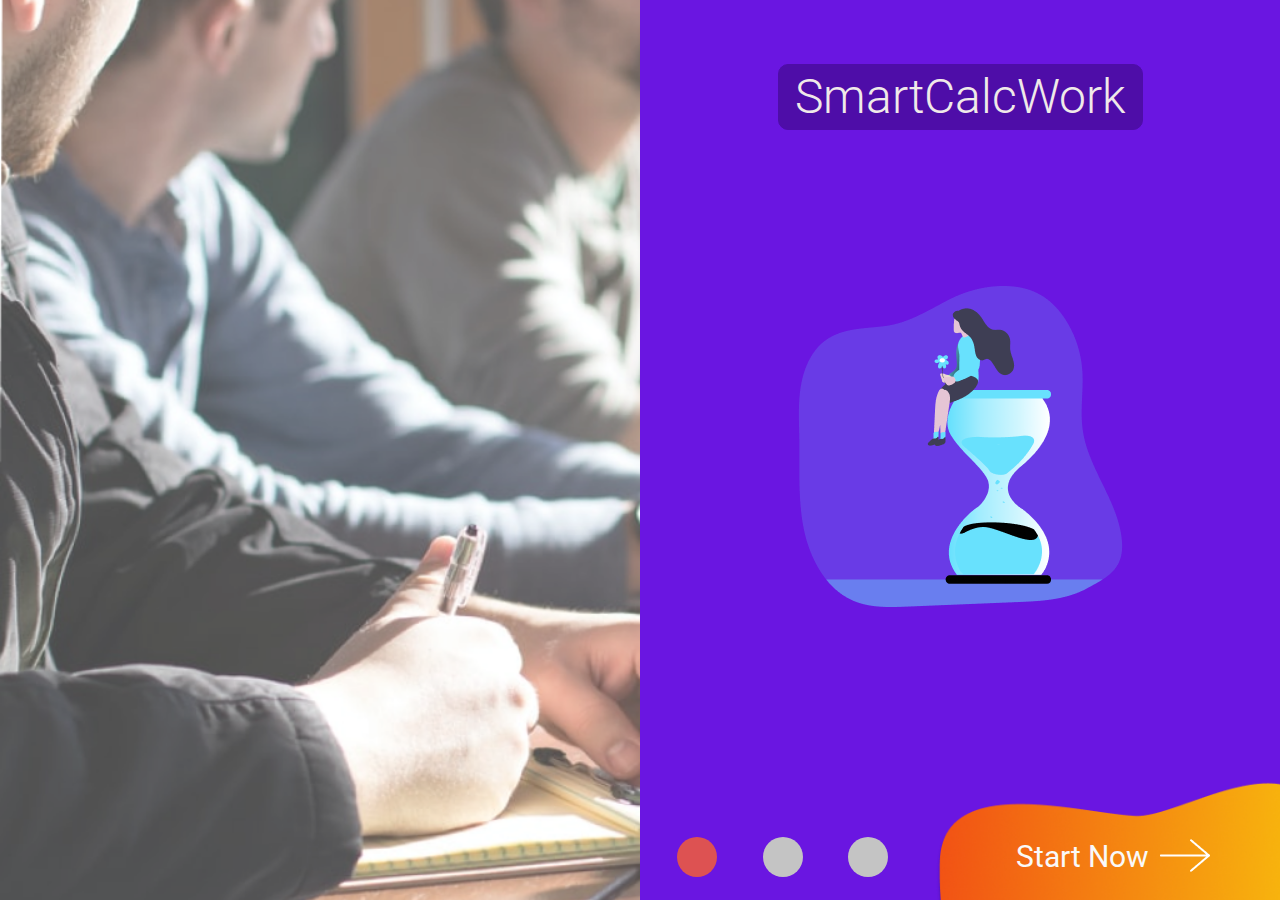
<file: index.html>
<!DOCTYPE html>
<html lang="en">
<head>
    <meta charset="UTF-8">
    <meta http-equiv="X-UA-Compatible" content="IE=edge">
    <meta name="viewport" content="width=device-width, initial-scale=1.0">
    <title>SmartCalcWork</title>

    <!-- google fonts -->
    <link rel="preconnect" href="https://fonts.googleapis.com">
    <link rel="preconnect" href="https://fonts.gstatic.com" crossorigin>
    <link href="https://fonts.googleapis.com/css2?family=Roboto:wght@400;700&display=swap" rel="stylesheet"> 
    <!-- custom css -->
    <link rel="stylesheet" href="./assets/css/reset.css">
    <link rel="stylesheet" href="./assets/css/index/banner.css">
    <link rel="stylesheet" href="./assets/css/index/menu.css">
    <link rel="stylesheet" href="./assets/css/index.css">
    <link rel="stylesheet" href="./assets/css/footer/footer.css">
</head>
<body>
    <div class="index__container">
        <section class="banner">
            <div class="banner__image"></div>
        </section>
        <!------------------------------------------ lateral ------------------------>
        <section class="menu">
            <h1 class="menu__title">SmartCalcWork</h1>
            <div class="menu__logo">
                <img class="menu__image" src="./assets/img/Waiting_Monochromatic 1.png"/>
            </div>
            <div class="menu__nav">
                <div class="menu__list">
                    <a href="./index.html"><div class="footer__elipse active"></div></a>
                    <a href="./calculo.html"><div class="footer__elipse"></div></a>
                    <a href="./resultado.html"><div class="footer__elipse"></div></a>
                </div>
                <div class="menu__card">
                    <a href="./calculo.html">   
                    <div class="menu__start">
                        <p class="menu__text">Start Now</p>
                        <span class="menu__arrow">
                            <img src="./assets/img/arrow-right.png" alt="arrow right">
                        </span>  
                    </div>
                 </a>
                </div>
            </div>
        </section>

</div>

</body>
</html>
</file>
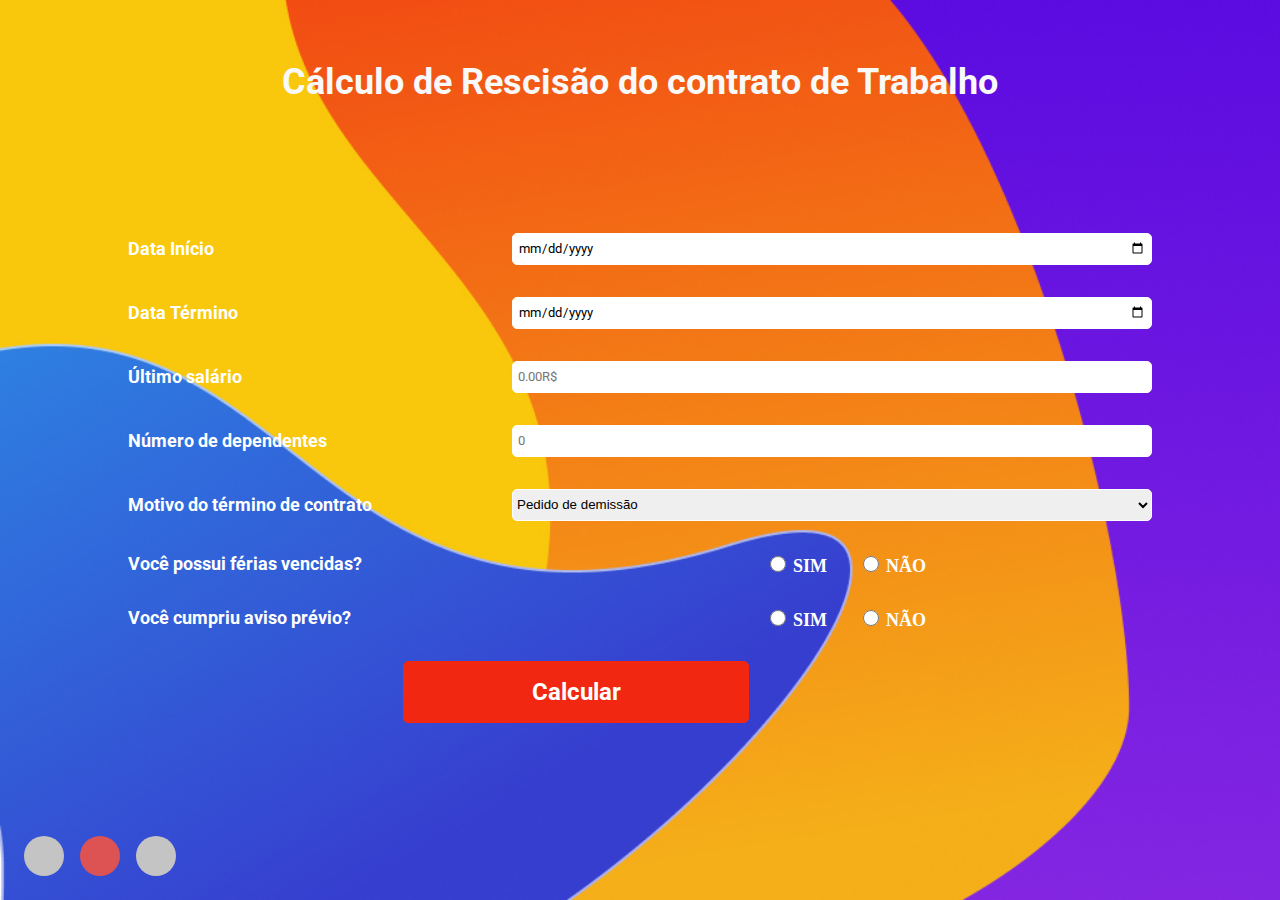
<file: calculo.html>
<!DOCTYPE html>
<html lang="en">
<head>
    <meta charset="UTF-8">
    <meta http-equiv="X-UA-Compatible" content="IE=edge">
    <meta name="viewport" content="width=device-width, initial-scale=1.0">
    <title>SmartCalcWork</title>

    <!-- google fonts -->
    <link rel="preconnect" href="https://fonts.googleapis.com">
    <link rel="preconnect" href="https://fonts.gstatic.com" crossorigin>
    <link href="https://fonts.googleapis.com/css2?family=Roboto:wght@400;700&display=swap" rel="stylesheet"> 
    <!-- custom css -->
    <link rel="stylesheet" href="./assets/css/reset.css">
    <link rel="stylesheet" href="./assets/css/calculo.css">
    <link rel="stylesheet" href="./assets/css/calculo/header-calculo.css">
    <link rel="stylesheet" href="./assets/css/calculo/content-calculo.css">
    <link rel="stylesheet" href="./assets/css/footer/footer.css">
</head>
<body>
    <div class="pageContainer">
        <header class="header">
            <h1 class="header__title">Cálculo de Rescisão do contrato de Trabalho</h1>
        </header>

        <div class="contentContainer">    
        <section class="content__form">
            <form class="form" id="formCalc">

                <div class="form__group">
                    <div class="form__label__container">
                        <label class="form__label" for="dateStart">Data Início</label>
                    </div>
                    <div class="form__input__container">
                        <input class="form__input" type="date" name="dateStart" required>
                    </div>
                </div>
                
                
                <div class="form__group">
                    <div class="form__label__container">
                        <label class="form__label" for="dateEnd" class="form__input">Data Término</label>
                    </div>
                    <div class="form__input__container">
                        <input class="form__input" type="date" name="dateEnd" required>
                    </div>
                </div>
                
                
                <div class="form__group">
                    <div class="form__label__container">
                        <label class="form__label" for="lastPaycheck" class="form__input">Último salário</label>
                    </div>
                    <div class="form__input__container">
                        <input class="form__input" type="number" name="lastPaycheck" placeholder="0.00R$" required>
                    </div>
                </div>
                
                <div class="form__group">
                    <div class="form__label__container">
                        
                        <label class="form__label" for="reliant" class="form__input">Número de dependentes</label>
                    </div>
                    <div class="form__input__container">
                        <input class="form__input" type="number" name="reliant" placeholder="0">
                    </div>
                </div>

                <div class="form__group">
                    <div class="form__label__container">
                        <label class="form__label" for="layoffReason" class="form__input">Motivo do término de contrato</label>
                    </div>
                    <div class="form__input__container">
                        <select class="form__input-select" name="layoffReason">
                            <option class="select__option" value="pedidoDemissao">Pedido de demissão</option>
                            <option class="select__option" value="demissaoJustaCausa">Demissão com justa causa</option>
                            <option class="select__option" value="demissaoComum">Demissão sem justa causa</option>
                        </select> 
                    </div>
                </div>

                <div class="form__group">
                    <div class="form__label__container">
                        <p class="form__label">Você possui férias vencidas?</p>
                    </div>
                    <div class="form__input__container"> 
                        <div class="form__radio__container">
                            <div class="radio_container">
                                <input class="form__input-radio" type="radio" name="optExpiredVacation" value="optExpiredVacationYes">
                                <label class="form__label-radio" for="optExpiredVacationYes">SIM</label>

                                <input class="form__input-radio" type="radio" name="optExpiredVacation" value="optExpiredVacationNo">
                                <label class="form__label-radio" for="optExpiredVacationNo">NÃO</label>
                            </div>
                        </div>
                    </div>
            </div>

                <div class="form__group">
                        <div class="form__label__container">
                            <p class="form__label">Você cumpriu aviso prévio?</p>
                        </div>
                        <div class="form__input__container"> 
                            <div class="form__radio__container">
                                <div class="radio_container">
                                    <input class="form__input-radio" type="radio" name="optEarlyWarning" value="optEarlyWarningYes">
                                    <label class="form__label-radio" for="optEarlyWarningYes">SIM</label>
                                    <input class="form__input-radio" type="radio" name="optEarlyWarning" value="optEarlyWarningNo">
                                    <label class="form__label-radio" for="optEarlyWarningNo">NÃO</label>
                                </div>
                            </div>
                        </div>
                </div>
                
                
                <div class="form__button__container">
                    <button class="form__button" type="button" id="btnCalculate">Calcular</button>
                </div>
                 

            </form>

        </section>
        <!-- aside -->
        <section class="content__aside">
            <img class="content__image" src="./assets/img/Calculator_Isometric 1.png" alt="logo calculadora">
        </section>
        </div>
        <footer class="footer">
            <a href="./index.html"><div class="footer__elipse"></div></a>
            <a href="./calculo.html"><div class="footer__elipse active"></div></a>
            <a href="./resultado.html"><div class="footer__elipse"></div></a>
        </footer>
    </div>
    
    <!-------------------------------------------Jquery --------------------------------------------------->
    <script src="./js/libs/jquery.js"></script>
    <!-------------------------------------------Javascript ----------------------------------------------->
    <script type="module" src="./js/main.js"></script>
</body>
</html>
</file>
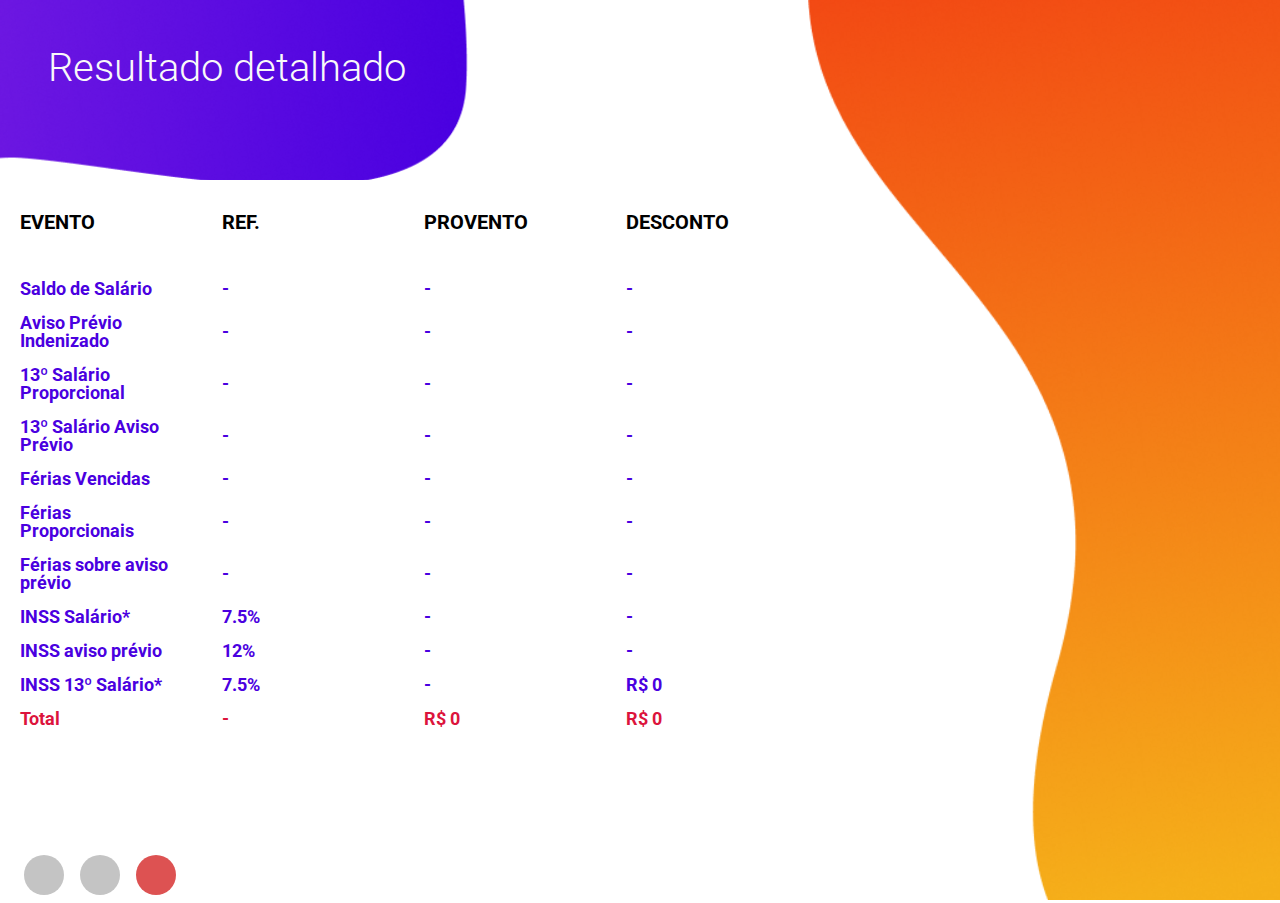
<file: resultado-detalhado.html>
<!DOCTYPE html>
<html lang="en">
<head>
    <meta charset="UTF-8">
    <meta http-equiv="X-UA-Compatible" content="IE=edge">
    <meta name="viewport" content="width=device-width, initial-scale=1.0">
    <title>SmartCalcWork</title>

    <!-- google fonts -->
    <link rel="preconnect" href="https://fonts.googleapis.com">
    <link rel="preconnect" href="https://fonts.gstatic.com" crossorigin>
    <link href="https://fonts.googleapis.com/css2?family=Roboto:wght@400;700&display=swap" rel="stylesheet"> 
    <!-- custom css -->
    <link rel="stylesheet" href="./assets/css/reset.css">
    <link rel="stylesheet" href="./assets/css/resultado.css">
    <link rel="stylesheet" href="./assets/css/resultado/result-detail.css">
    <link rel="stylesheet" href="./assets/css/resultado/header-resultado.css">
    <link rel="stylesheet" href="./assets/css/footer/footer.css">
</head>
<body>
    <div class="container">

        <div class="principal">
                        <!-- cabeçalho -->
            <div class="header__result">
                <h1 class="header__text">Resultado detalhado</h1> 
            </div>           
                        <!-- principal -->
            <section class="result">
              <div class="detail">
                <ul class="detail__title">
                  <li class="detail__list">EVENTO</li>
                  <li class="detail__list">REF.</li>
                  <li class="detail__list">PROVENTO</li>
                  <li class="detail__list">DESCONTO</li>
                </ul>

                <ul class="detail__text">
                  <li class="detail__list">Saldo de Salário</li>
                  <li class="detail__list" id="salaryRefMonths">-</li>
                  <li class="detail__list" id="saldo_salario">-</li>
                  <li class="detail__list">-</li>
                </ul>

                <ul class="detail__text">
                  <li class="detail__list">Aviso Prévio Indenizado</li>
                  <li class="detail__list" id="earlyWarningRef">-</li>
                  <li class="detail__list" id="earlyWarningSalary">-</li>
                  <li class="detail__list">-</li>
                </ul>

                <ul class="detail__text">
                  <li class="detail__list">13º Salário Proporcional</li>
                  <li class="detail__list" id="bonusSalaryRef">-</li>
                  <li class="detail__list" id="bonusSalary">-</li>
                  <li class="detail__list">-</li>
                </ul>

                <ul class="detail__text">
                  <li class="detail__list">13º Salário Aviso Prévio</li>
                  <li class="detail__list" id="thirteenthSalaryEarlyWarningRef">-</li>
                  <li class="detail__list" id="thirteenthSalaryEarlyWarning">-</li>
                  <li class="detail__list">-</li>
                </ul>

                <ul class="detail__text">
                  <li class="detail__list">Férias Vencidas</li>
                  <li class="detail__list" id="expiredVacationRef">-</li>
                  <li class="detail__list" id="expiredVacation">-</li>
                  <li class="detail__list">-</li>
                </ul>

                <ul class="detail__text">
                  <li class="detail__list">Férias Proporcionais</li>
                  <li class="detail__list" id="proportionalVacationRef">-</li>
                  <li class="detail__list" id="proportionalVacation">-</li>
                  <li class="detail__list">-</li>
                </ul>

                <ul class="detail__text">
                  <li class="detail__list">Férias sobre aviso prévio</li>
                  <li class="detail__list" id="vacationEarlyWarningRef">-</li>
                  <li class="detail__list" id="vacationEarlyWarning">-</li>
                  <li class="detail__list">-</li>
                </ul>

                <!-- já incluso no calculo das férias vencidas
                <ul class="detail__text">
                  <li class="detail__list">1/3 Férias</li>
                  <li class="detail__list">-</li>
                  <li class="detail__list">R$ 27,78</li>
                  <li class="detail__list">-</li>
                </ul> -->

                <ul class="detail__text">
                  <li class="detail__list">INSS Salário*</li>
                  <li class="detail__list">7.5%</li>
                  <li class="detail__list">-</li>
                  <li class="detail__list" id="inssDescount">-</li>
                </ul>
                
                <ul class="detail__text">
                  <li class="detail__list">INSS aviso prévio</li>
                  <li class="detail__list">12%</li>
                  <li class="detail__list">-</li>
                  <li class="detail__list" id="inssEarlyWarning">-</li>
                </ul>

                <ul class="detail__text">
                  <li class="detail__list">INSS 13º Salário*</li>
                  <li class="detail__list">7.5%</li>
                  <li class="detail__list">-</li>
                  <li class="detail__list" id="inssBonusDescount">R$ 0</li>
                </ul>

                <ul class="detail__text total">
                  <li class="detail__list">Total</li>
                  <li class="detail__list">-</li>
                  <li class="detail__list" id="totalLiquido">R$ 0</li>
                  <li class="detail__list" id="totalDescontos">R$ 0</li>
                </ul>

              </div>
            </section>
            
            <!-- Footer -->
            <footer class="footer">
                <a href="./index.html"><div class="footer__elipse"></div></a>
                <a href="./calculo.html"><div class="footer__elipse"></div></a>
                <a href="./resultado.html"><div class="footer__elipse active"></div></a>
            </footer>
        </div>
                        <!-- Imagem ao lado -->
        
            
        
                        
        <div class="aside">
            <img class="side__img" src="./assets/img/side_bg.png" alt="">
        </div>
<!-------------------------------------------Jquery --------------------------------------------------->
        <script src="./js/libs/jquery.js"></script>
<!-------------------------------------------Javascript ----------------------------------------------->              
        <script type="module" src="./js/result_detailed.js"></script>

                    

</div>
</body>
</html>
</file>
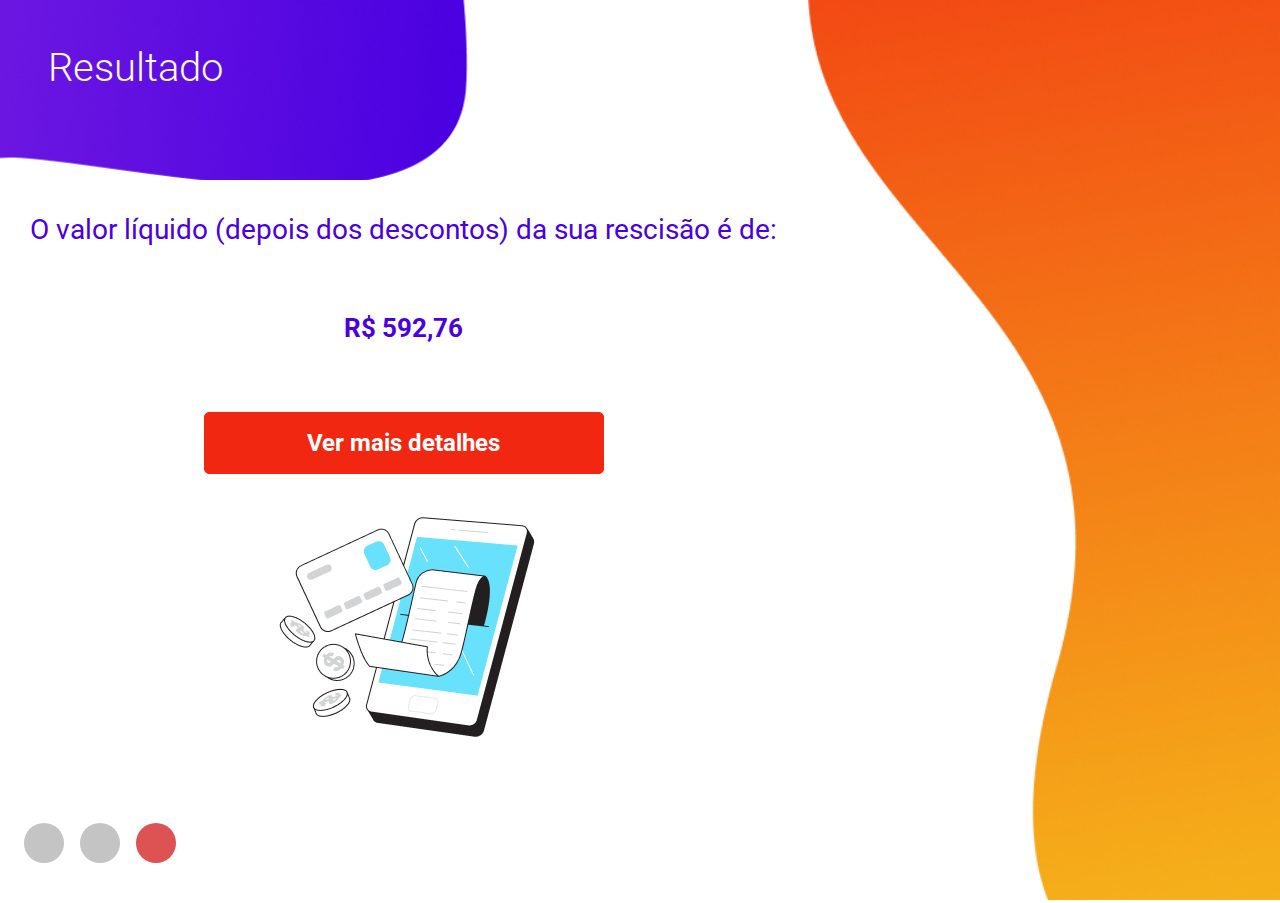
<file: resultado.html>
<!DOCTYPE html>
<html lang="en">
<head>
    <meta charset="UTF-8">
    <meta http-equiv="X-UA-Compatible" content="IE=edge">
    <meta name="viewport" content="width=device-width, initial-scale=1.0">
    <title>SmartCalcWork</title>

    <!-- google fonts -->
    <link rel="preconnect" href="https://fonts.googleapis.com">
    <link rel="preconnect" href="https://fonts.gstatic.com" crossorigin>
    <link href="https://fonts.googleapis.com/css2?family=Roboto:wght@400;700&display=swap" rel="stylesheet"> 
    <!-- custom css -->
    <link rel="stylesheet" href="./assets/css/reset.css">
    <link rel="stylesheet" href="./assets/css/resultado.css">
    <link rel="stylesheet" href="./assets/css/resultado/header-resultado.css">
    <link rel="stylesheet" href="./assets/css/resultado/result.css">
    <link rel="stylesheet" href="./assets/css/footer/footer.css">
   
</head>
<body>
    <div class="container">

        <div class="principal">
                        <!-- cabeçalho -->
            <div class="header__result">
                <h1 class="header__text">Resultado</h1> 
            </div>           
                        <!-- principal -->
            <section class="result">   
                <div class="result__title__container">
                    <h3 class="result__title">O valor líquido (depois dos descontos) da sua rescisão é de:</h3>
                </div> 
                <div class="result__text__container">
                    <p class="result__text" id="totalResult">R$ 592,76</p>
                </div>
                <div class="result__details">
                    <div class="result__btn__container">
                        <a href="./resultado-detalhado.html"><button class="result__btn">Ver mais detalhes</button></a>
                        <div class="result__sideImage"></div>
                    </div>
                        
                </div>     
            </section>

                         <!-- Footer -->
            <footer class="footer">
                <a href="./index.html"><div class="footer__elipse"></div></a>
                <a href="./calculo.html"><div class="footer__elipse"></div></a>
                <a href="./resultado.html"><div class="footer__elipse active"></div></a>
            </footer>
        </div>
                        <!-- Imagem ao lado -->
        
                             
        <div class="aside">
            <img class="side__img" src="./assets/img/side_bg.png" alt="">
        </div>

                    
  <!-------------------------------------------Javascript ----------------------------------------------->                   
        <script type="module" src="./js/result.js"></script>
</div>
</body>
</html>
</file>
<file: assets/css/index/banner.css>
.banner__image{
   height: 100%;
   width: 65vw;
    background-image: url("../../../assets/img/front.png");
    background-size: cover;
}
  /* screen pequena/media */
    /* mobile */
    @media screen and (max-width: 1280px) {
        .banner__image{
            transition-duration: 0.5ms;
            width: 50vw;
        }
    }
    @media screen and (max-width: 768px) {
        .banner__image{
            display: none;
        }
      
    }
</file>
<file: assets/css/index/menu.css>
/* menu */
.menu{
    align-items: center;
    display: flex;
    flex-direction: column;
    background: #6A16E1;
    width: 100%;
    justify-content: space-between
    
}
.menu__title{
    color: #f0e9e9;
    font-weight: 300;
    font-size: 64px;
    font-family: Roboto, Sans;
    background-color: #4e0da8;
    border: 1px solid #4e0da8;
    border-radius: 10px;
    padding: 0.5rem 1rem;
    margin-top: 4rem;
}

.menu__nav{
    display: flex;
    justify-content: space-between;
    width: 100%;
    height: 15%;

}
.menu__card{
    display: flex;
    background-image: url("../../img/start_background.png");
    background-size: cover;
    align-items:center;
    flex-grow: 1;
    justify-content: center;
    
}
.menu__card:hover{
    cursor: pointer;
}
.menu__list{
    display: flex;
    flex-grow: 1;
    align-items:center;
    margin-top: 3rem;
    justify-content: space-evenly;
     
}
.menu__start{
    margin-top: 3rem;
    margin-left: 2rem;
    display: flex;
    align-items: center;
}
.menu__text{
    color: #f9f9f9;
    font-size: 30px;
    font-family: Roboto, Sans;
    transition-duration: 0.5ms;
}
.menu__text:hover{
    font-size: 32px;
}

  /* screen pequena/media */
    /* mobile */
    @media screen and (max-width: 1280px) {
        .menu__title{
            font-size: 48px;
        }
    }
    @media screen and (max-width: 768px) {
      
    }
</file>
<file: assets/css/index.css>
.index__container{
    display: flex;
    height: 100vh;
}
a{
    text-decoration: none;
}
</file>
<file: assets/css/footer/footer.css>
/* footer */
.footer{
    display: flex;
    align-items: flex-end;
    margin: 1rem;
    height: 5%;
}
                /* elipse */
.footer__elipse{
    width: 40px;
    height: 40px;
    border-radius: 50%;
    background-color: #C4C4C4;
    transition-duration: 0.2s;
    margin: 0.5rem;  
}
.footer__elipse:hover{
    width: 45px;
    height: 45px;
}
.active{
    background-color: #DD5252;
}
            /* responsividade */
@media screen and (max-width: 1280px) {
    
}

@media screen and (max-width: 768px) {
 
   .footer{
       display: none;
   }
}
</file>
<file: assets/css/calculo.css>
/* geral */
select, input{
    box-sizing: border-box;
  }

.pageContainer{
    height: 100vh;
     background-image: url("../img/Background.jpg");
     background-size: cover;
    display: flex;
    flex-direction: column;
    justify-content: space-between;
}
</file>
<file: assets/css/calculo/header-calculo.css>
/* cabeçalho */
.header{
    display: flex;
    justify-content: center;
}
.header__title{
    color: #f9f9f9;
    font-family: 'Roboto', sans-serif;
    font-size: 36px;
    font-weight: 700;
    margin-top: 5%;
}

    /* responsividade */
    @media screen and (max-width: 1280px) {
    
    }

    @media screen and (max-width: 768px) {
        .header__title{
            text-align: center;
            font-size: 30px;
        }
    }
</file>
<file: assets/css/calculo/content-calculo.css>
/* section  */
.contentContainer{
    display: flex;
    justify-content: space-around;
    align-items: center;
}
.content__form{
    width: 40%;
}
.form{
    display: flex;
    flex-direction: column;  
}
.form__group{
    display: flex;
    flex-direction: row;
    margin-top: 2rem;
    justify-content: space-between;
    align-items: center;

}
.form__label__container{
    margin-left: 10%;
}
.form__label{
    color: #ffffff;
    font-family: 'Roboto', sans-serif;
    font-size: 18px;
    font-weight: 700;
    
}
.form__input__container{
    min-width: 50%;
    margin-right: 10%;
}

.form__input{
   width: 100%;
   height: 2rem;
   font-family: 'Roboto', sans-serif;
   padding: 5px;
   border: 1px solid #ffffff;
   border-radius: 5px;
}
                                        /* select e radio */
.form__label-radio{
    color: #ffffff;
    font-weight: 700;
    font-size: 18px;
   
}
.form__input-radio{
    height: 1rem;
    width: 1rem;
    margin-left: 2rem;
}
.form__radio__container{
    display: flex;
    justify-content: space-around;
}
.form__input-select{
    width: 100%;
    height: 2rem;
    border: 1px solid #ffffff;
    border-radius: 5px;
}
.select__option{
    background-color: #ffffff;
}

                                            /* botao */
.form__button__container{
   margin-top: 2rem;
   margin-right: 10%;
   display: flex;
   justify-content: flex-end;

}
.form__button{
    background-color: #F12711;
    border: 1px solid #F12711;
    border-radius: 5px;
    color: #ffffff;
    font-family: Roboto, sans-serif;
    font-size: 24px;
    font-weight: 700;
    width: 30%;
    padding: 1rem 2rem;
    transition-duration: 0.4s;
}
.form__button:hover{
    background-color: #da230f;
    border: 1px solid #da230f;
    cursor: pointer;
}

                                            /* aside */

.content__image{
    margin-left: 5rem;
}

                            
                                        /* responsividade */


@media screen and (max-width: 1280px) {
    
    .content__image{
        display: none;
    }
    .content__form{
        flex-grow: 1;
        justify-content: space-around;
        align-items: center;
    }
    .form__button__container{
        justify-content: center;
    }
}
@media screen and (max-width: 768px) {
    .contentContainer{
        flex-grow: 1;
    }
   
   .form__button__container{
       margin: 1rem;
   }
   .form__button{
       width: 100%;
   }
}
</file>
<file: assets/css/resultado.css>
/* page */
.container{
    display: flex;
    justify-content: space-between;
    height:100vh ;
}

                            /* Principal */
.principal{
    flex-grow: 1;
}

                            /* aside */

.side__img{
    width: 100%;
    height: 100%;
}
.invisivel{
    display: none;
}
@media screen and (max-width: 768px) {
    .principal{
        flex-grow: 1;
    }
    
    .side__img{
        display: none;
    }

}
</file>
<file: assets/css/resultado/result-detail.css>
/* result  */
.result{
    height: 70%; 
}
                            /* detail */
.detail{

    display: flex;
    flex-direction: column;
    justify-content: space-around;
    flex-grow: 1;
    margin-top: 2rem;
}
.detail__title{
    display: flex;
    font-family: Roboto, sans;
    font-size: 20px;
    font-weight: bold;
    justify-content: space-around;
    align-items: center;
    margin-bottom: 2rem;
}
.detail__text{
    display: flex;
    color: #4A00E0;
    font-family: Roboto, sans;
    font-size: 18px;
    font-weight: bold;
    justify-content: space-around;
    align-items: center;
    margin-top: 1rem;
}
.total{
    color: crimson;
}
.detail__list{
    width: 20%;

}
                         /* responsividade */
@media screen and (max-width: 768px) {
    .detail{
       height: 100%;
    }
    .detail__title{
       font-size: 16px;
       flex-grow: 1;
    }
    .detail__text{
       font-size: 14px; 
       flex-grow: 1;
    }
}
</file>
<file: assets/css/resultado/header-resultado.css>
/* header */

.header__result{
    background-image: url("../../img/result_bg.png");
    background-size: cover;
    width: 500px;
    height: 20%;                    
}

.header__text{
    color: #f9f9f9;
    font-family: Roboto, sans;
    font-size: 40px;
    font-weight: 300;
    padding: 3rem;
}

    /* responsividade */
    @media screen and (max-width: 768px) {       
        .header__result{
            background: #5e0de0;
            width: 100%;
            
        }
        .header__text{
            text-align: center;
        }
    }
</file>
<file: assets/css/resultado/result.css>
/* result */
.result{
    display: flex;
    flex-direction: column;
    height: 70%;
    justify-content: space-around;
    align-items: center;
}
.result__title{
    color: #4A00E0;
    font-family: Roboto, sans;
    font-size: 36px;
}
.result__text{
    color: #4A00E0;
    font-family: Roboto, sans;
    font-size: 45px;
    font-weight: bold;
}
.result__details{
    display: flex;
    justify-content: center;
    align-items: center;
    width: 100%;
}
.result__sideImage{
    background-image: url("../../img/online_payment_bg.png") ;
    width: 400px;
    height: 300px;
}
.result__btn{
    background-color: #F12711;
    border: 1px solid #F12711;
    border-radius: 5px;
    color: #ffffff;
    font-family: Roboto, sans-serif;
    font-size: 24px;
    font-weight: 700;
    width: 100%;
    padding: 1rem 2rem;
    transition-duration: 0.4s;
}
.result__btn:hover{
    background-color: #da230f;
    border: 1px solid #da230f;
    cursor: pointer;
}



/* responsividade */
@media screen and (max-width: 1280px) {
    .result__title{
        font-size: 28px;
        text-align: center;
    }

    .result__text{
        font-size: 26px;
    }
 
}
@media screen and (max-width: 768px) {
    
    .result__title{
        font-size: 20px;
        text-align: center;
    }

}
</file>
